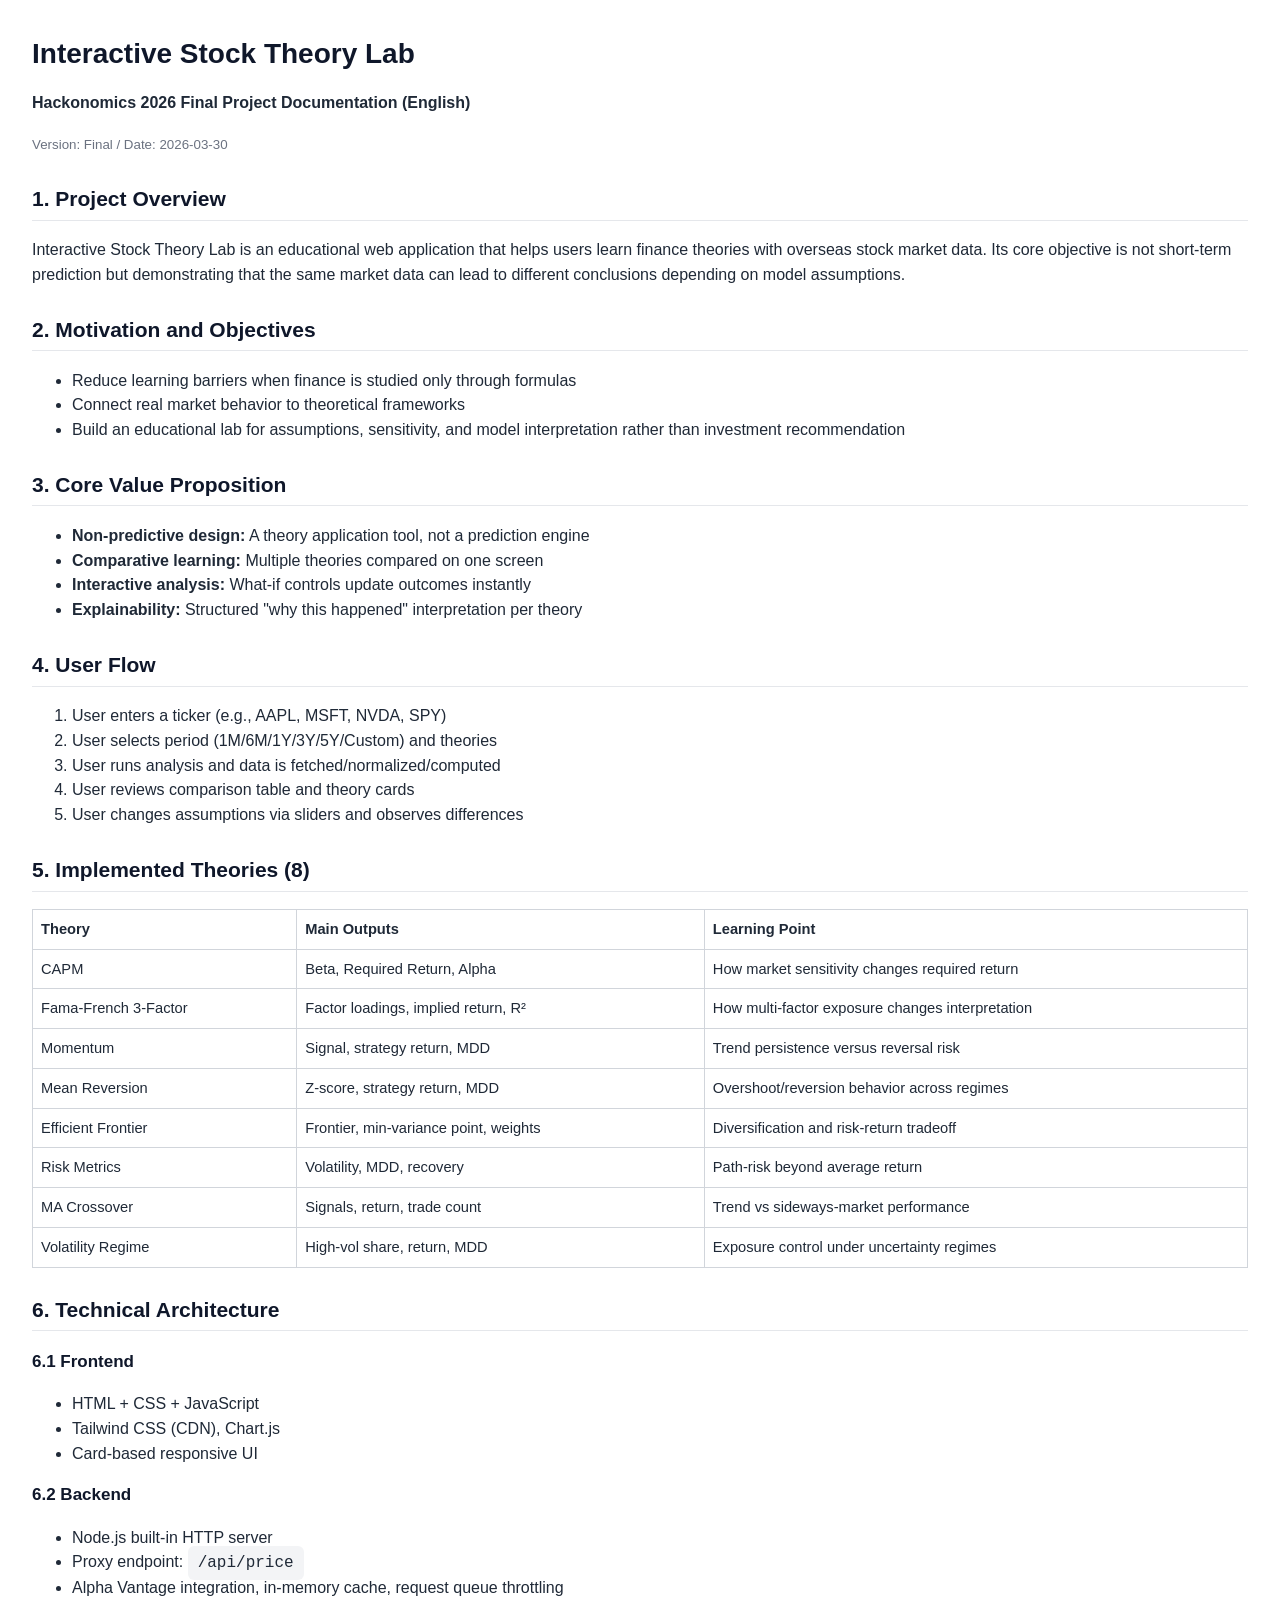
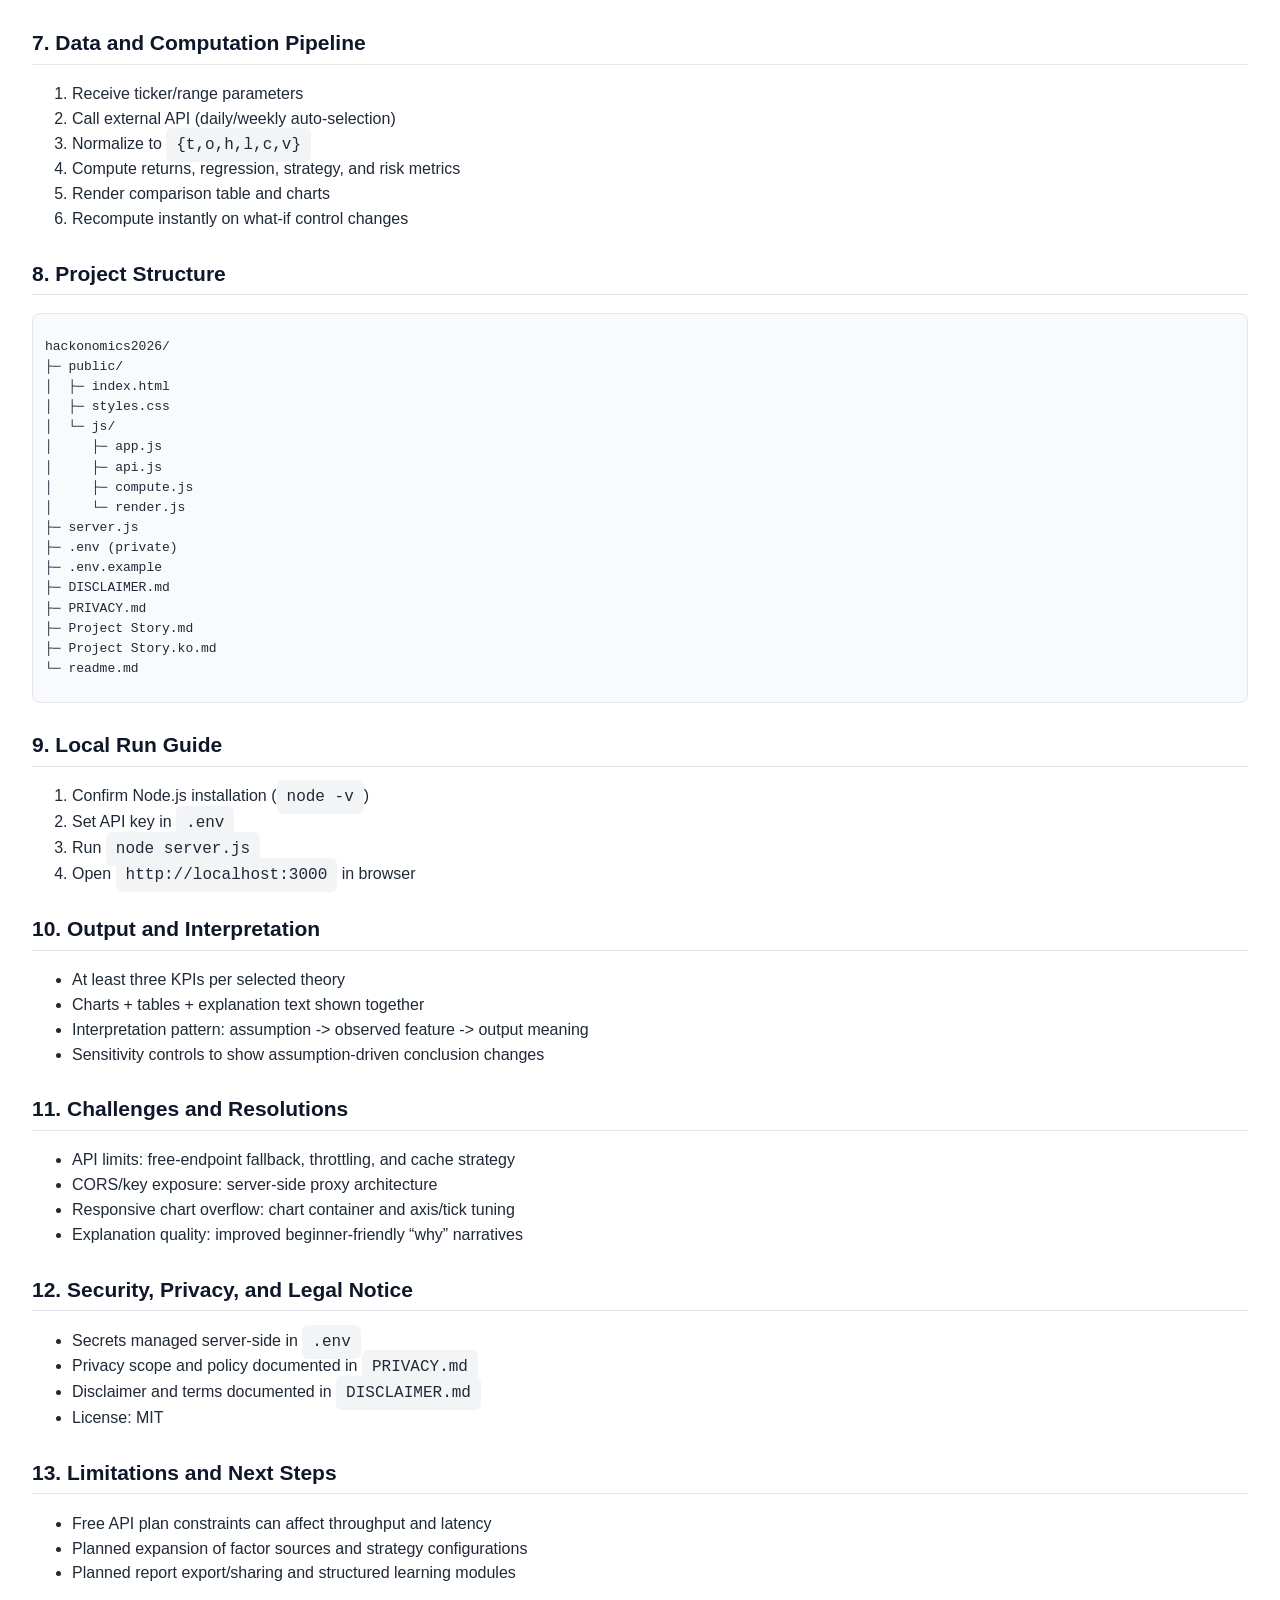
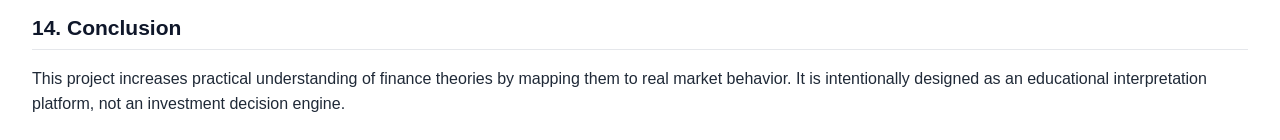
<file: ENG_md/Project_Documentation_EN.html>
﻿<!doctype html>
<html><head><meta charset="utf-8" /><title>Interactive Stock Theory Lab - Project Documentation (English)</title>
<style>
body { font-family: 'Segoe UI', Arial, sans-serif; line-height: 1.55; color:#1f2937; margin: 32px; }
h1,h2,h3 { color:#0f172a; }
h1 { font-size: 28px; margin-bottom: 6px; }
h2 { font-size: 21px; margin-top: 26px; border-bottom: 1px solid #e5e7eb; padding-bottom: 4px; }
h3 { font-size: 17px; margin-top: 16px; }
p, li { font-size: 12pt; }
small { color:#6b7280; }
.code { font-family: Consolas, monospace; background:#f3f4f6; padding: 8px 10px; border-radius: 6px; }
.table { border-collapse: collapse; width:100%; margin-top: 8px; }
.table th,.table td { border:1px solid #d1d5db; padding:8px; text-align:left; font-size:11pt; }
.block { background:#f8fafc; border:1px solid #e5e7eb; border-radius:8px; padding:10px 12px; }
</style></head><body>
<h1>Interactive Stock Theory Lab</h1>
<p><b>Hackonomics 2026 Final Project Documentation (English)</b></p>
<p><small>Version: Final / Date: 2026-03-30</small></p>
<h2>1. Project Overview</h2>
<p>Interactive Stock Theory Lab is an educational web application that helps users learn finance theories with overseas stock market data. Its core objective is not short-term prediction but demonstrating that the same market data can lead to different conclusions depending on model assumptions.</p>
<h2>2. Motivation and Objectives</h2>
<ul><li>Reduce learning barriers when finance is studied only through formulas</li><li>Connect real market behavior to theoretical frameworks</li><li>Build an educational lab for assumptions, sensitivity, and model interpretation rather than investment recommendation</li></ul>
<h2>3. Core Value Proposition</h2>
<ul><li><b>Non-predictive design:</b> A theory application tool, not a prediction engine</li><li><b>Comparative learning:</b> Multiple theories compared on one screen</li><li><b>Interactive analysis:</b> What-if controls update outcomes instantly</li><li><b>Explainability:</b> Structured "why this happened" interpretation per theory</li></ul>
<h2>4. User Flow</h2>
<ol><li>User enters a ticker (e.g., AAPL, MSFT, NVDA, SPY)</li><li>User selects period (1M/6M/1Y/3Y/5Y/Custom) and theories</li><li>User runs analysis and data is fetched/normalized/computed</li><li>User reviews comparison table and theory cards</li><li>User changes assumptions via sliders and observes differences</li></ol>
<h2>5. Implemented Theories (8)</h2>
<table class="table"><tr><th>Theory</th><th>Main Outputs</th><th>Learning Point</th></tr><tr><td>CAPM</td><td>Beta, Required Return, Alpha</td><td>How market sensitivity changes required return</td></tr><tr><td>Fama-French 3-Factor</td><td>Factor loadings, implied return, R²</td><td>How multi-factor exposure changes interpretation</td></tr><tr><td>Momentum</td><td>Signal, strategy return, MDD</td><td>Trend persistence versus reversal risk</td></tr><tr><td>Mean Reversion</td><td>Z-score, strategy return, MDD</td><td>Overshoot/reversion behavior across regimes</td></tr><tr><td>Efficient Frontier</td><td>Frontier, min-variance point, weights</td><td>Diversification and risk-return tradeoff</td></tr><tr><td>Risk Metrics</td><td>Volatility, MDD, recovery</td><td>Path-risk beyond average return</td></tr><tr><td>MA Crossover</td><td>Signals, return, trade count</td><td>Trend vs sideways-market performance</td></tr><tr><td>Volatility Regime</td><td>High-vol share, return, MDD</td><td>Exposure control under uncertainty regimes</td></tr></table>
<h2>6. Technical Architecture</h2>
<h3>6.1 Frontend</h3><ul><li>HTML + CSS + JavaScript</li><li>Tailwind CSS (CDN), Chart.js</li><li>Card-based responsive UI</li></ul>
<h3>6.2 Backend</h3><ul><li>Node.js built-in HTTP server</li><li>Proxy endpoint: <span class="code">/api/price</span></li><li>Alpha Vantage integration, in-memory cache, request queue throttling</li></ul>
<h2>7. Data and Computation Pipeline</h2>
<ol><li>Receive ticker/range parameters</li><li>Call external API (daily/weekly auto-selection)</li><li>Normalize to <span class="code">{t,o,h,l,c,v}</span></li><li>Compute returns, regression, strategy, and risk metrics</li><li>Render comparison table and charts</li><li>Recompute instantly on what-if control changes</li></ol>
<h2>8. Project Structure</h2>
<div class="block"><pre>hackonomics2026/
├─ public/
│  ├─ index.html
│  ├─ styles.css
│  └─ js/
│     ├─ app.js
│     ├─ api.js
│     ├─ compute.js
│     └─ render.js
├─ server.js
├─ .env (private)
├─ .env.example
├─ DISCLAIMER.md
├─ PRIVACY.md
├─ Project Story.md
├─ Project Story.ko.md
└─ readme.md</pre></div>
<h2>9. Local Run Guide</h2>
<ol><li>Confirm Node.js installation (<span class="code">node -v</span>)</li><li>Set API key in <span class="code">.env</span></li><li>Run <span class="code">node server.js</span></li><li>Open <span class="code">http://localhost:3000</span> in browser</li></ol>
<h2>10. Output and Interpretation</h2>
<ul><li>At least three KPIs per selected theory</li><li>Charts + tables + explanation text shown together</li><li>Interpretation pattern: assumption -> observed feature -> output meaning</li><li>Sensitivity controls to show assumption-driven conclusion changes</li></ul>
<h2>11. Challenges and Resolutions</h2>
<ul><li>API limits: free-endpoint fallback, throttling, and cache strategy</li><li>CORS/key exposure: server-side proxy architecture</li><li>Responsive chart overflow: chart container and axis/tick tuning</li><li>Explanation quality: improved beginner-friendly “why” narratives</li></ul>
<h2>12. Security, Privacy, and Legal Notice</h2>
<ul><li>Secrets managed server-side in <span class="code">.env</span></li><li>Privacy scope and policy documented in <span class="code">PRIVACY.md</span></li><li>Disclaimer and terms documented in <span class="code">DISCLAIMER.md</span></li><li>License: MIT</li></ul>
<h2>13. Limitations and Next Steps</h2>
<ul><li>Free API plan constraints can affect throughput and latency</li><li>Planned expansion of factor sources and strategy configurations</li><li>Planned report export/sharing and structured learning modules</li></ul>
<h2>14. Conclusion</h2>
<p>This project increases practical understanding of finance theories by mapping them to real market behavior. It is intentionally designed as an educational interpretation platform, not an investment decision engine.</p>
</body></html>
</file>
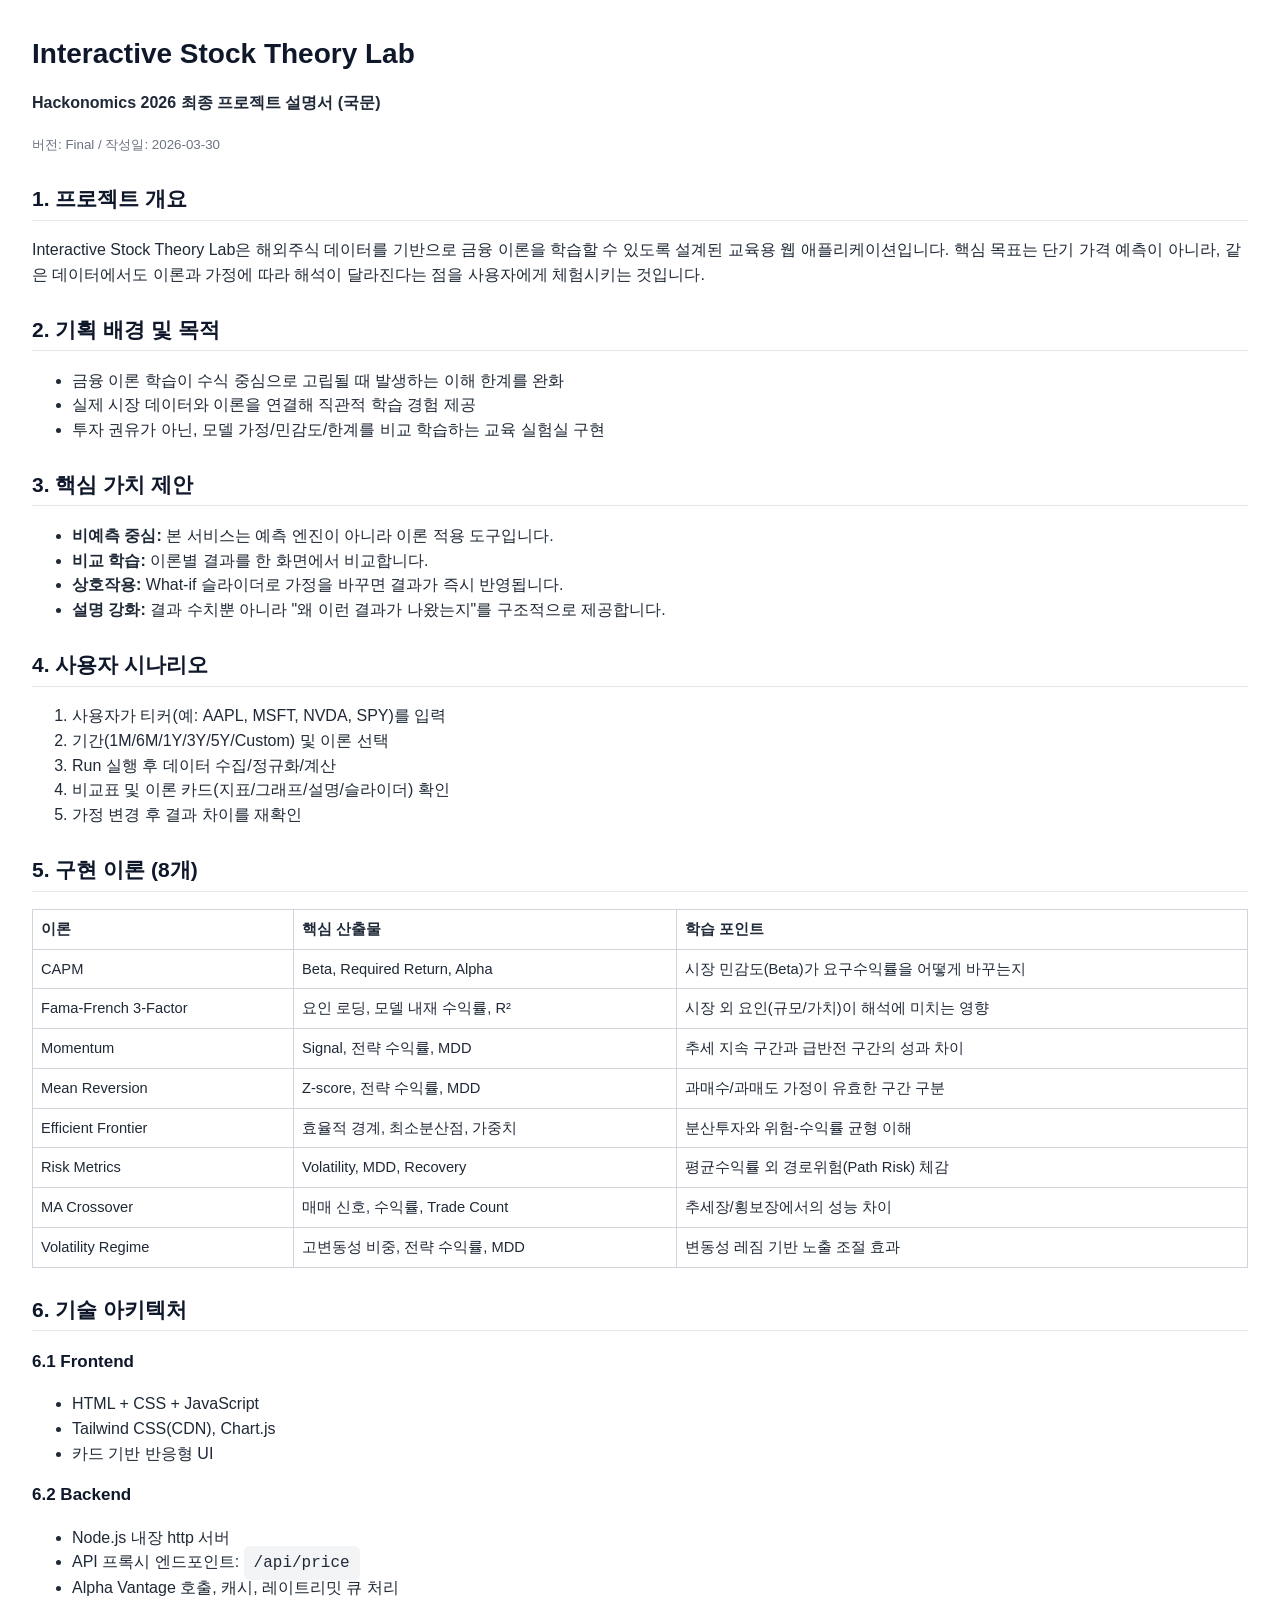
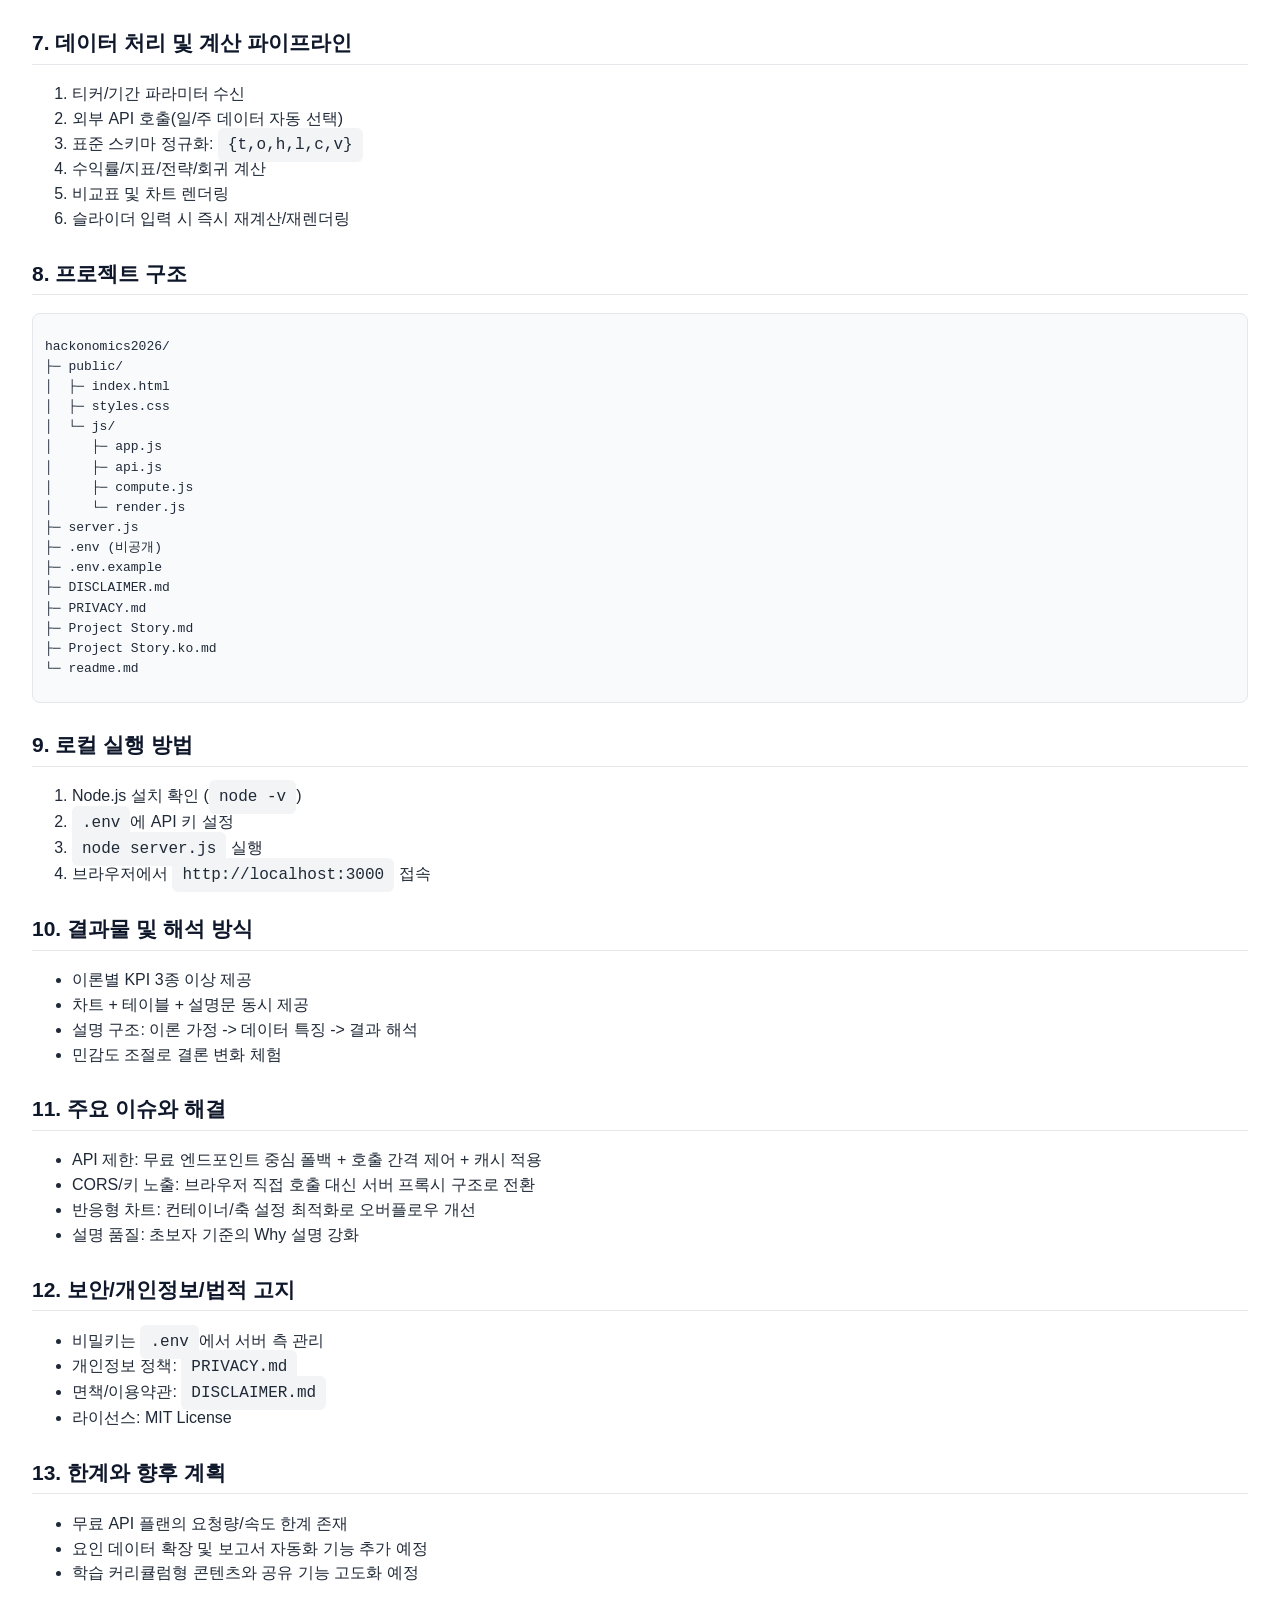
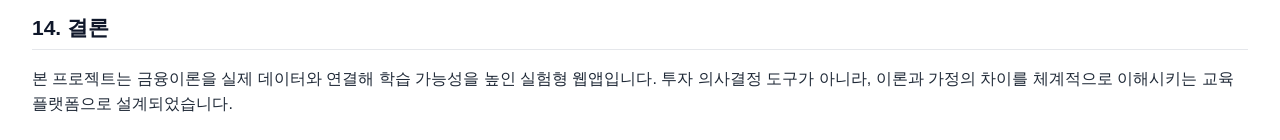
<file: KOR_md/Project_Documentation_KO.html>
﻿<!doctype html>
<html><head><meta charset="utf-8" /><title>Interactive Stock Theory Lab - Project Documentation (Korean)</title>
<style>
body { font-family: 'Malgun Gothic', 'Segoe UI', sans-serif; line-height: 1.55; color:#1f2937; margin: 32px; }
h1,h2,h3 { color:#0f172a; }
h1 { font-size: 28px; margin-bottom: 6px; }
h2 { font-size: 21px; margin-top: 26px; border-bottom: 1px solid #e5e7eb; padding-bottom: 4px; }
h3 { font-size: 17px; margin-top: 16px; }
p, li { font-size: 12pt; }
small { color:#6b7280; }
.code { font-family: Consolas, monospace; background:#f3f4f6; padding: 8px 10px; border-radius: 6px; }
.table { border-collapse: collapse; width:100%; margin-top: 8px; }
.table th,.table td { border:1px solid #d1d5db; padding:8px; text-align:left; font-size:11pt; }
.block { background:#f8fafc; border:1px solid #e5e7eb; border-radius:8px; padding:10px 12px; }
</style></head><body>
<h1>Interactive Stock Theory Lab</h1>
<p><b>Hackonomics 2026 최종 프로젝트 설명서 (국문)</b></p>
<p><small>버전: Final / 작성일: 2026-03-30</small></p>
<h2>1. 프로젝트 개요</h2>
<p>Interactive Stock Theory Lab은 해외주식 데이터를 기반으로 금융 이론을 학습할 수 있도록 설계된 교육용 웹 애플리케이션입니다. 핵심 목표는 단기 가격 예측이 아니라, 같은 데이터에서도 이론과 가정에 따라 해석이 달라진다는 점을 사용자에게 체험시키는 것입니다.</p>
<h2>2. 기획 배경 및 목적</h2>
<ul><li>금융 이론 학습이 수식 중심으로 고립될 때 발생하는 이해 한계를 완화</li><li>실제 시장 데이터와 이론을 연결해 직관적 학습 경험 제공</li><li>투자 권유가 아닌, 모델 가정/민감도/한계를 비교 학습하는 교육 실험실 구현</li></ul>
<h2>3. 핵심 가치 제안</h2>
<ul><li><b>비예측 중심:</b> 본 서비스는 예측 엔진이 아니라 이론 적용 도구입니다.</li><li><b>비교 학습:</b> 이론별 결과를 한 화면에서 비교합니다.</li><li><b>상호작용:</b> What-if 슬라이더로 가정을 바꾸면 결과가 즉시 반영됩니다.</li><li><b>설명 강화:</b> 결과 수치뿐 아니라 "왜 이런 결과가 나왔는지"를 구조적으로 제공합니다.</li></ul>
<h2>4. 사용자 시나리오</h2>
<ol><li>사용자가 티커(예: AAPL, MSFT, NVDA, SPY)를 입력</li><li>기간(1M/6M/1Y/3Y/5Y/Custom) 및 이론 선택</li><li>Run 실행 후 데이터 수집/정규화/계산</li><li>비교표 및 이론 카드(지표/그래프/설명/슬라이더) 확인</li><li>가정 변경 후 결과 차이를 재확인</li></ol>
<h2>5. 구현 이론 (8개)</h2>
<table class="table"><tr><th>이론</th><th>핵심 산출물</th><th>학습 포인트</th></tr><tr><td>CAPM</td><td>Beta, Required Return, Alpha</td><td>시장 민감도(Beta)가 요구수익률을 어떻게 바꾸는지</td></tr><tr><td>Fama-French 3-Factor</td><td>요인 로딩, 모델 내재 수익률, R²</td><td>시장 외 요인(규모/가치)이 해석에 미치는 영향</td></tr><tr><td>Momentum</td><td>Signal, 전략 수익률, MDD</td><td>추세 지속 구간과 급반전 구간의 성과 차이</td></tr><tr><td>Mean Reversion</td><td>Z-score, 전략 수익률, MDD</td><td>과매수/과매도 가정이 유효한 구간 구분</td></tr><tr><td>Efficient Frontier</td><td>효율적 경계, 최소분산점, 가중치</td><td>분산투자와 위험-수익률 균형 이해</td></tr><tr><td>Risk Metrics</td><td>Volatility, MDD, Recovery</td><td>평균수익률 외 경로위험(Path Risk) 체감</td></tr><tr><td>MA Crossover</td><td>매매 신호, 수익률, Trade Count</td><td>추세장/횡보장에서의 성능 차이</td></tr><tr><td>Volatility Regime</td><td>고변동성 비중, 전략 수익률, MDD</td><td>변동성 레짐 기반 노출 조절 효과</td></tr></table>
<h2>6. 기술 아키텍처</h2>
<h3>6.1 Frontend</h3><ul><li>HTML + CSS + JavaScript</li><li>Tailwind CSS(CDN), Chart.js</li><li>카드 기반 반응형 UI</li></ul>
<h3>6.2 Backend</h3><ul><li>Node.js 내장 http 서버</li><li>API 프록시 엔드포인트: <span class="code">/api/price</span></li><li>Alpha Vantage 호출, 캐시, 레이트리밋 큐 처리</li></ul>
<h2>7. 데이터 처리 및 계산 파이프라인</h2>
<ol><li>티커/기간 파라미터 수신</li><li>외부 API 호출(일/주 데이터 자동 선택)</li><li>표준 스키마 정규화: <span class="code">{t,o,h,l,c,v}</span></li><li>수익률/지표/전략/회귀 계산</li><li>비교표 및 차트 렌더링</li><li>슬라이더 입력 시 즉시 재계산/재렌더링</li></ol>
<h2>8. 프로젝트 구조</h2>
<div class="block"><pre>hackonomics2026/
├─ public/
│  ├─ index.html
│  ├─ styles.css
│  └─ js/
│     ├─ app.js
│     ├─ api.js
│     ├─ compute.js
│     └─ render.js
├─ server.js
├─ .env (비공개)
├─ .env.example
├─ DISCLAIMER.md
├─ PRIVACY.md
├─ Project Story.md
├─ Project Story.ko.md
└─ readme.md</pre></div>
<h2>9. 로컬 실행 방법</h2>
<ol><li>Node.js 설치 확인 (<span class="code">node -v</span>)</li><li><span class="code">.env</span>에 API 키 설정</li><li><span class="code">node server.js</span> 실행</li><li>브라우저에서 <span class="code">http://localhost:3000</span> 접속</li></ol>
<h2>10. 결과물 및 해석 방식</h2>
<ul><li>이론별 KPI 3종 이상 제공</li><li>차트 + 테이블 + 설명문 동시 제공</li><li>설명 구조: 이론 가정 -> 데이터 특징 -> 결과 해석</li><li>민감도 조절로 결론 변화 체험</li></ul>
<h2>11. 주요 이슈와 해결</h2>
<ul><li>API 제한: 무료 엔드포인트 중심 폴백 + 호출 간격 제어 + 캐시 적용</li><li>CORS/키 노출: 브라우저 직접 호출 대신 서버 프록시 구조로 전환</li><li>반응형 차트: 컨테이너/축 설정 최적화로 오버플로우 개선</li><li>설명 품질: 초보자 기준의 Why 설명 강화</li></ul>
<h2>12. 보안/개인정보/법적 고지</h2>
<ul><li>비밀키는 <span class="code">.env</span>에서 서버 측 관리</li><li>개인정보 정책: <span class="code">PRIVACY.md</span></li><li>면책/이용약관: <span class="code">DISCLAIMER.md</span></li><li>라이선스: MIT License</li></ul>
<h2>13. 한계와 향후 계획</h2>
<ul><li>무료 API 플랜의 요청량/속도 한계 존재</li><li>요인 데이터 확장 및 보고서 자동화 기능 추가 예정</li><li>학습 커리큘럼형 콘텐츠와 공유 기능 고도화 예정</li></ul>
<h2>14. 결론</h2>
<p>본 프로젝트는 금융이론을 실제 데이터와 연결해 학습 가능성을 높인 실험형 웹앱입니다. 투자 의사결정 도구가 아니라, 이론과 가정의 차이를 체계적으로 이해시키는 교육 플랫폼으로 설계되었습니다.</p>
</body></html>
</file>
